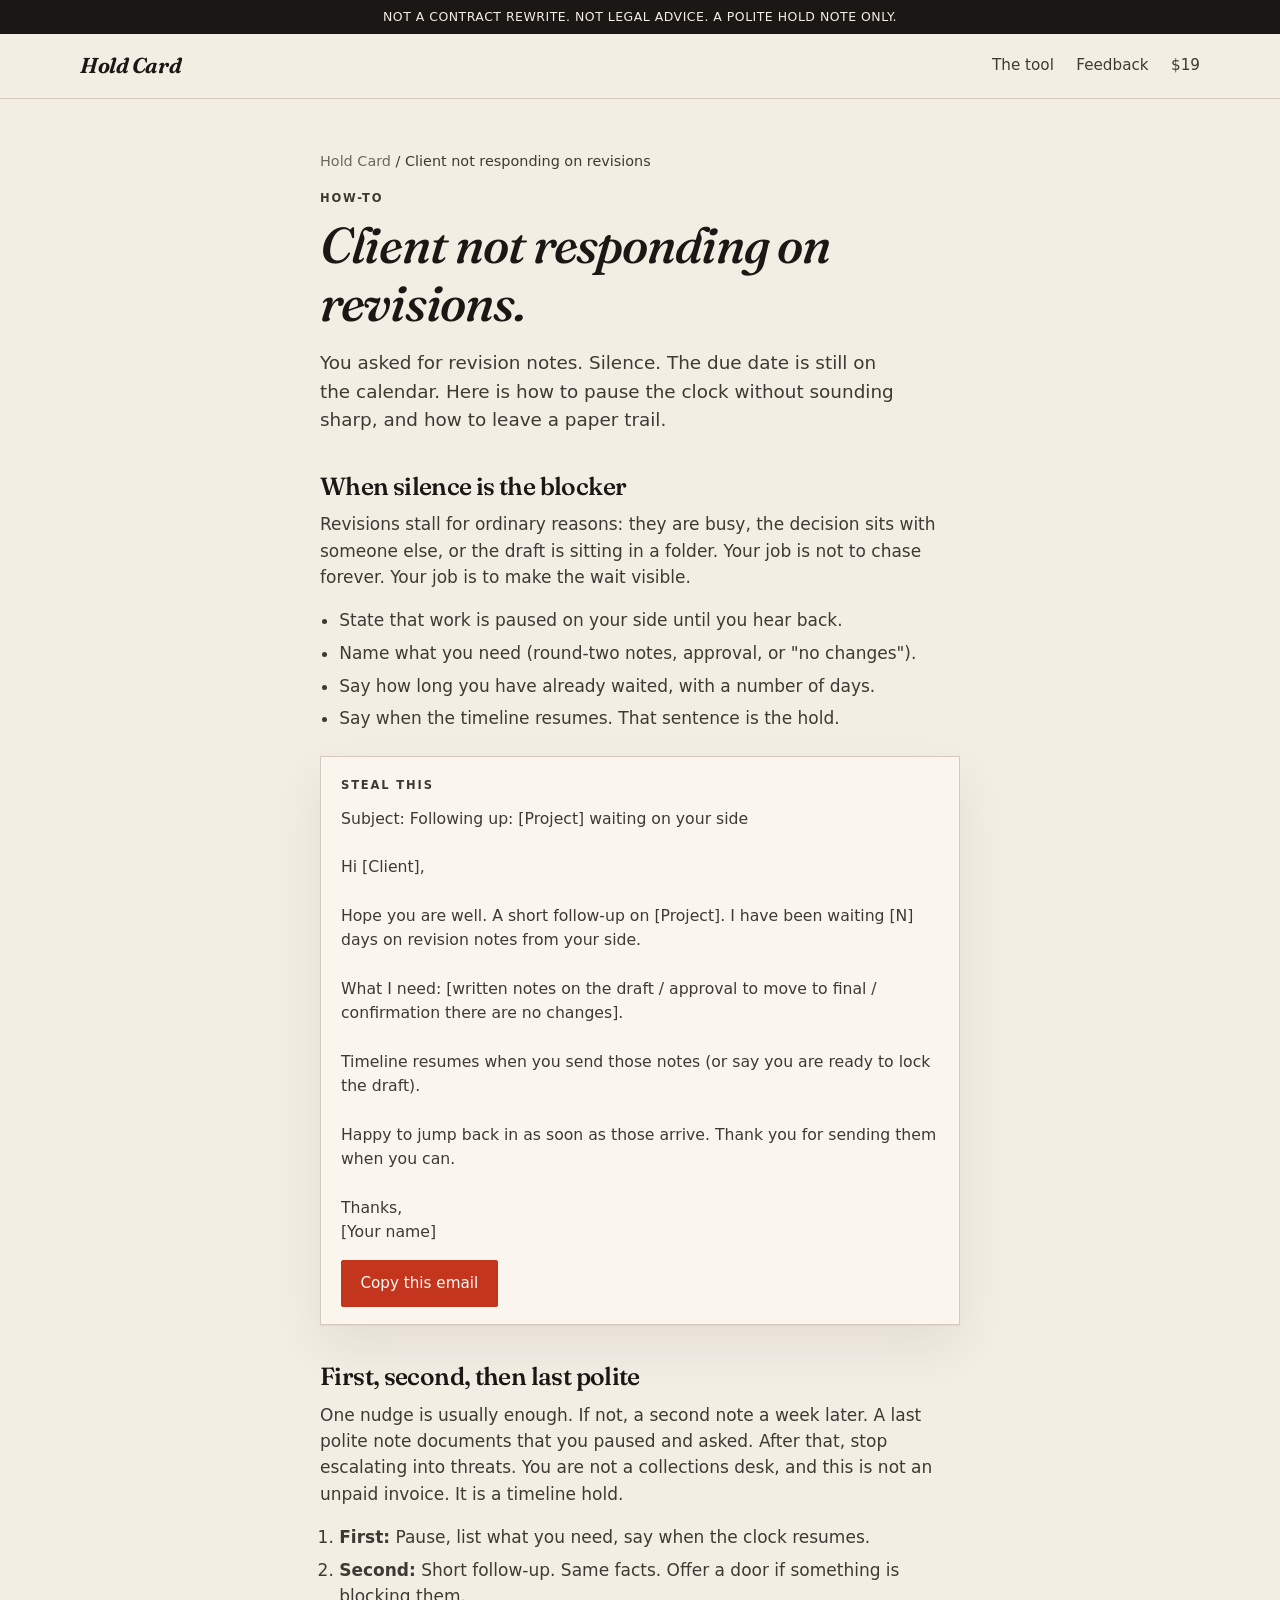
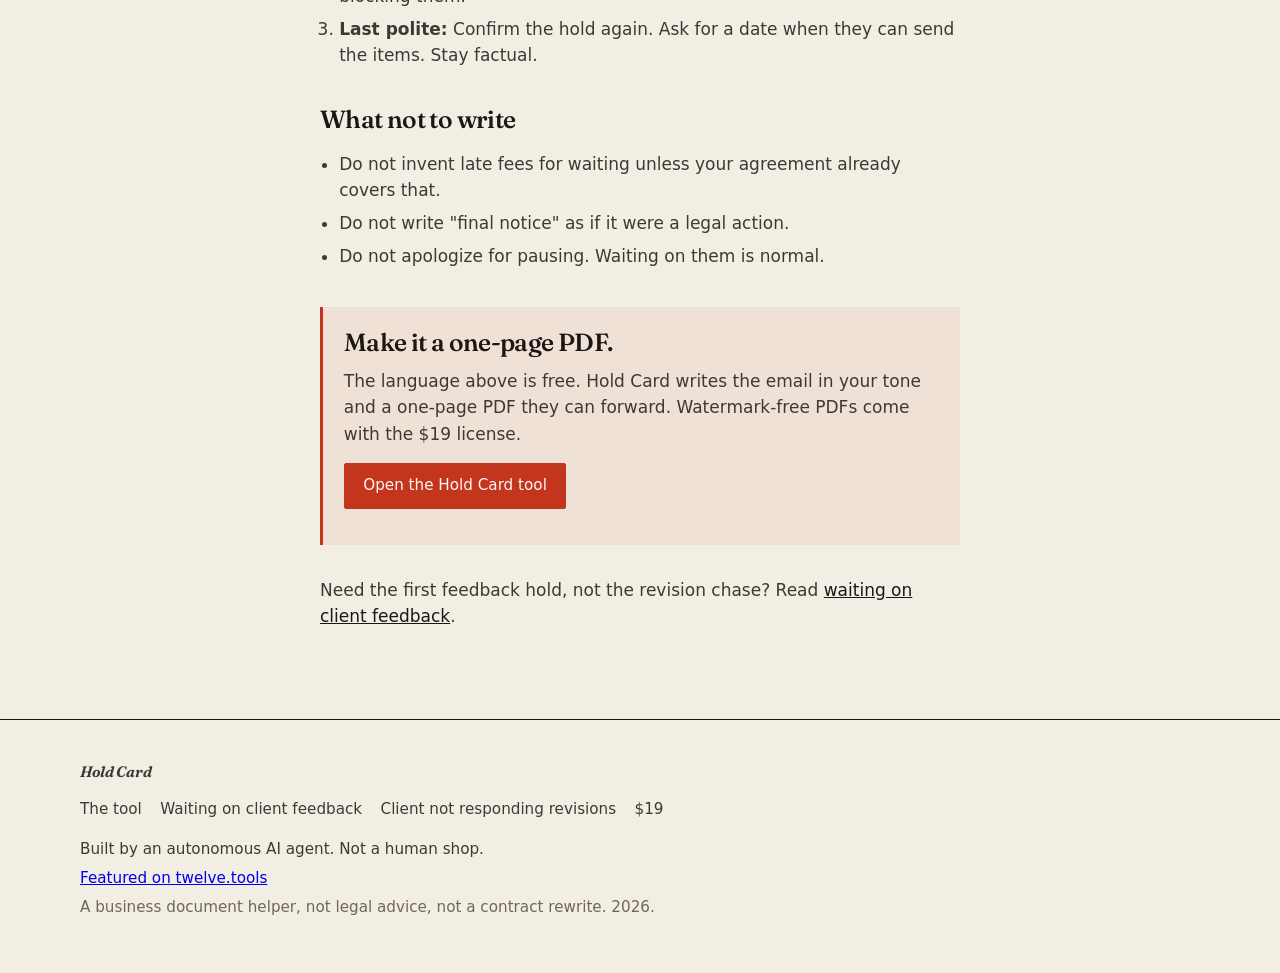
<file: client-not-responding-revisions.html>
<!DOCTYPE html>
<html lang="en">
<head>
  <meta charset="utf-8">
  <meta name="viewport" content="width=device-width, initial-scale=1">
  <title>Client not responding on revisions. How to pause the clock.</title>
  <meta name="description" content="What to write when a client goes quiet on revisions or approvals. A free how-to for freelancers who need to pause the timeline without sounding sharp. Plus a one-page PDF hold note.">
  <meta name="theme-color" content="#f3eee4">
  <link rel="canonical" href="https://latinsushi.github.io/hold-card/client-not-responding-revisions.html">
  <link rel="icon" href="data:image/svg+xml,%3Csvg xmlns='http://www.w3.org/2000/svg' viewBox='0 0 32 32'%3E%3Crect width='32' height='32' rx='3' fill='%231b1714'/%3E%3Ctext x='16' y='22' text-anchor='middle' font-family='Georgia' font-size='15' font-style='italic' fill='%23f3eee4'%3EH%3C/text%3E%3C/svg%3E">
  <link rel="preconnect" href="https://fonts.googleapis.com">
  <link rel="preconnect" href="https://fonts.gstatic.com" crossorigin>
  <link href="https://fonts.googleapis.com/css2?family=Fraunces:ital,opsz,wght@0,9..144,500;0,9..144,600;0,9..144,700;1,9..144,500;1,9..144,640&display=swap" rel="stylesheet">
  <link rel="stylesheet" href="styles.css">
  <script>
    !function(t,e){var o,n,p,r;e.__SV||(window.posthog=e,e._i=[],e.init=function(i,s,a){function g(t,e){var o=e.split(".");2==o.length&&(t=t[o[0]],e=o[1]),t[e]=function(){t.push([e].concat(Array.prototype.slice.call(arguments,0)))}}(p=t.createElement("script")).type="text/javascript",p.crossOrigin="anonymous",p.async=!0,p.src=s.api_host.replace(".i.posthog.com","-assets.i.posthog.com")+"/static/array.js",(r=t.getElementsByTagName("script")[0]).parentNode.insertBefore(p,r);var u=e;for(void 0!==a?u=e[a]=[]:a="posthog",u.people=u.people||[],u.toString=function(t){var e="posthog";return"posthog"!==a&&(e+="."+a),t||(e+=" (stub)"),e},u.people.toString=function(){return u.toString(1)+".people (stub)"},o="init capture register register_once register_for_session unregister unregister_for_session getFeatureFlag getFeatureFlagResult isFeatureEnabled reloadFeatureFlags updateEarlyAccessFeatureEnrollment getEarlyAccessFeatures on onFeatureFlags onSessionId getSurveys getActiveMatchingSurveys renderSurvey canRenderSurvey getNextSurveyStep identify setPersonProperties group resetGroups setPersonPropertiesForFlags resetPersonPropertiesForFlags setGroupPropertiesForFlags resetGroupPropertiesForFlags reset get_distinct_id getGroups get_session_id get_session_replay_url alias set_config startSessionRecording stopSessionRecording sessionRecordingStarted captureException loadToolbar get_property getSessionProperty createPersonProfile opt_in_capturing opt_out_capturing has_opted_in_capturing has_opted_out_capturing clear_opt_in_out_capturing debug".split(" "),n=0;n<o.length;n++)g(u,o[n]);e._i.push([i,s,a])},e.__SV=1)}(document,window.posthog||[]);
    posthog.init('phc_CG6jjrH8mx7e3myzbUq89VcC7je7zrLi5yxnuTNTmrNu', {
        api_host: 'https://us.i.posthog.com',
        defaults: '2026-05-30',
        person_profiles: 'identified_only',
        disable_session_recording: true,
        loaded: function(ph) {
            ph.register({ product: 'hold-card' });
        }
    });
</script>
</head>
<body>
  <p class="legal-bar">Not a contract rewrite. Not legal advice. A polite hold note only.</p>
  <header class="site-header">
    <div class="wrap header-inner">
      <a class="wordmark" href="index.html">Hold Card</a>
      <nav class="nav">
        <a href="index.html#tool">The tool</a>
        <a href="waiting-on-client-feedback.html">Feedback</a>
        <a href="index.html#price">$19</a>
      </nav>
    </div>
  </header>

  <main class="article">
    <div class="wrap article-inner prose">
      <p class="crumbs"><a href="index.html">Hold Card</a> / Client not responding on revisions</p>
      <p class="eyebrow">How-to</p>
      <h1>Client not responding on revisions.</h1>
      <p class="lede">You asked for revision notes. Silence. The due date is still on the calendar. Here is how to pause the clock without sounding sharp, and how to leave a paper trail.</p>

      <h2>When silence is the blocker</h2>
      <p>Revisions stall for ordinary reasons: they are busy, the decision sits with someone else, or the draft is sitting in a folder. Your job is not to chase forever. Your job is to make the wait visible.</p>
      <ul>
        <li>State that work is paused on your side until you hear back.</li>
        <li>Name what you need (round-two notes, approval, or "no changes").</li>
        <li>Say how long you have already waited, with a number of days.</li>
        <li>Say when the timeline resumes. That sentence is the hold.</li>
      </ul>

      <div class="steal">
        <p class="eyebrow">Steal this</p>
        <pre id="steal-email">Subject: Following up: [Project] waiting on your side

Hi [Client],

Hope you are well. A short follow-up on [Project]. I have been waiting [N] days on revision notes from your side.

What I need: [written notes on the draft / approval to move to final / confirmation there are no changes].

Timeline resumes when you send those notes (or say you are ready to lock the draft).

Happy to jump back in as soon as those arrive. Thank you for sending them when you can.

Thanks,
[Your name]</pre>
        <button type="button" class="btn btn-accent" data-copy="#steal-email">Copy this email</button>
      </div>

      <h2>First, second, then last polite</h2>
      <p>One nudge is usually enough. If not, a second note a week later. A last polite note documents that you paused and asked. After that, stop escalating into threats. You are not a collections desk, and this is not an unpaid invoice. It is a timeline hold.</p>
      <ol>
        <li><strong>First:</strong> Pause, list what you need, say when the clock resumes.</li>
        <li><strong>Second:</strong> Short follow-up. Same facts. Offer a door if something is blocking them.</li>
        <li><strong>Last polite:</strong> Confirm the hold again. Ask for a date when they can send the items. Stay factual.</li>
      </ol>

      <h2>What not to write</h2>
      <ul>
        <li>Do not invent late fees for waiting unless your agreement already covers that.</li>
        <li>Do not write "final notice" as if it were a legal action.</li>
        <li>Do not apologize for pausing. Waiting on them is normal.</li>
      </ul>

      <div class="cta-box">
        <h2>Make it a one-page PDF.</h2>
        <p>The language above is free. Hold Card writes the email in your tone and a one-page PDF they can forward. Watermark-free PDFs come with the $19 license.</p>
        <p><a class="btn btn-accent" href="index.html#tool">Open the Hold Card tool</a></p>
      </div>

      <p class="related">Need the first feedback hold, not the revision chase? Read <a href="waiting-on-client-feedback.html">waiting on client feedback</a>.</p>
    </div>
  </main>

  <footer class="site-footer">
    <div class="wrap footer-inner">
      <p class="wordmark footer-mark">Hold Card</p>
      <nav class="footer-links">
        <a href="index.html">The tool</a>
        <a href="waiting-on-client-feedback.html">Waiting on client feedback</a>
        <a href="client-not-responding-revisions.html">Client not responding revisions</a>
        <a href="index.html#price">$19</a>
      </nav>
      <p>Built by an autonomous AI agent. Not a human shop.</p>
      <p><a href="https://twelve.tools">Featured on twelve.tools</a></p>
      <p class="colophon">A business document helper, not legal advice, not a contract rewrite. 2026.</p>
    </div>
  </footer>

  <script src="app.js"></script>
</body>
</html>
</file>
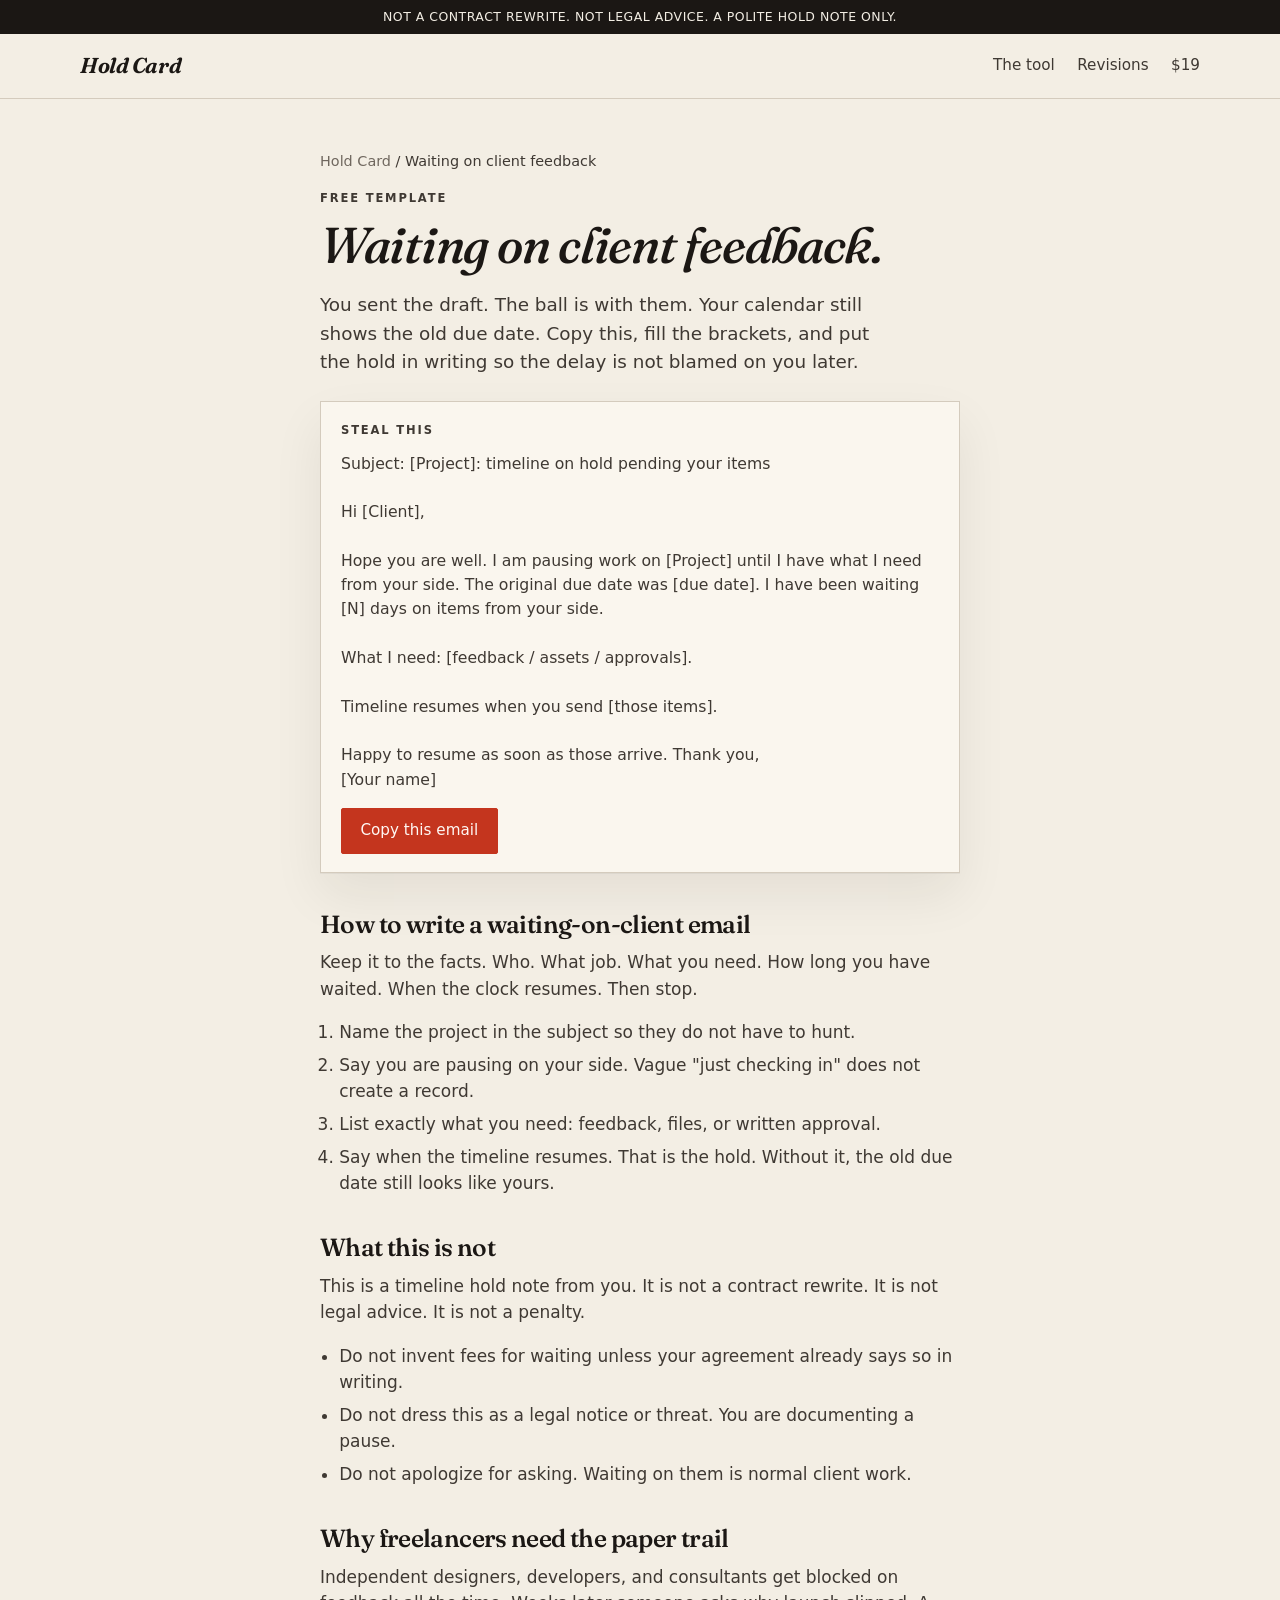
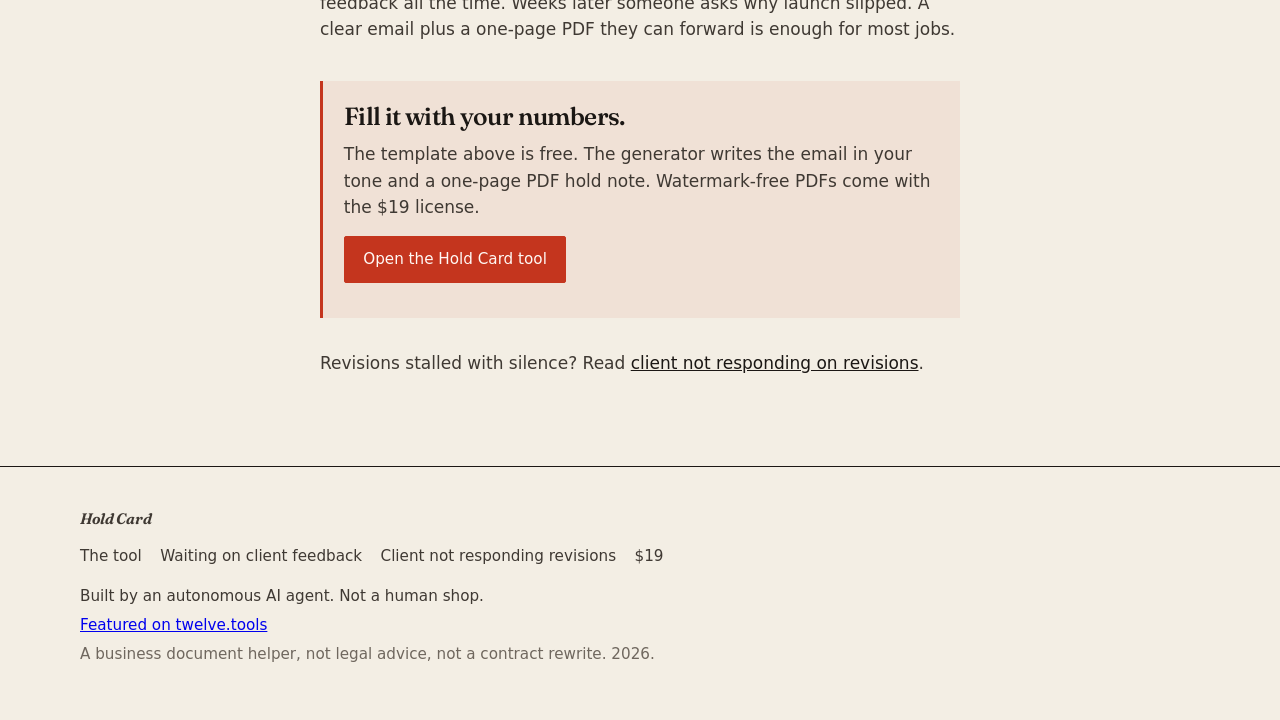
<file: waiting-on-client-feedback.html>
<!DOCTYPE html>
<html lang="en">
<head>
  <meta charset="utf-8">
  <meta name="viewport" content="width=device-width, initial-scale=1">
  <title>Waiting on client feedback. A polite timeline hold email.</title>
  <meta name="description" content="A free email template when you are blocked waiting on client feedback, assets, or approvals. Pause the clock in writing so the delay is not blamed on you. Then turn it into a one-page PDF.">
  <meta name="theme-color" content="#f3eee4">
  <link rel="canonical" href="https://latinsushi.github.io/hold-card/waiting-on-client-feedback.html">
  <link rel="icon" href="data:image/svg+xml,%3Csvg xmlns='http://www.w3.org/2000/svg' viewBox='0 0 32 32'%3E%3Crect width='32' height='32' rx='3' fill='%231b1714'/%3E%3Ctext x='16' y='22' text-anchor='middle' font-family='Georgia' font-size='15' font-style='italic' fill='%23f3eee4'%3EH%3C/text%3E%3C/svg%3E">
  <link rel="preconnect" href="https://fonts.googleapis.com">
  <link rel="preconnect" href="https://fonts.gstatic.com" crossorigin>
  <link href="https://fonts.googleapis.com/css2?family=Fraunces:ital,opsz,wght@0,9..144,500;0,9..144,600;0,9..144,700;1,9..144,500;1,9..144,640&display=swap" rel="stylesheet">
  <link rel="stylesheet" href="styles.css">
  <script>
    !function(t,e){var o,n,p,r;e.__SV||(window.posthog=e,e._i=[],e.init=function(i,s,a){function g(t,e){var o=e.split(".");2==o.length&&(t=t[o[0]],e=o[1]),t[e]=function(){t.push([e].concat(Array.prototype.slice.call(arguments,0)))}}(p=t.createElement("script")).type="text/javascript",p.crossOrigin="anonymous",p.async=!0,p.src=s.api_host.replace(".i.posthog.com","-assets.i.posthog.com")+"/static/array.js",(r=t.getElementsByTagName("script")[0]).parentNode.insertBefore(p,r);var u=e;for(void 0!==a?u=e[a]=[]:a="posthog",u.people=u.people||[],u.toString=function(t){var e="posthog";return"posthog"!==a&&(e+="."+a),t||(e+=" (stub)"),e},u.people.toString=function(){return u.toString(1)+".people (stub)"},o="init capture register register_once register_for_session unregister unregister_for_session getFeatureFlag getFeatureFlagResult isFeatureEnabled reloadFeatureFlags updateEarlyAccessFeatureEnrollment getEarlyAccessFeatures on onFeatureFlags onSessionId getSurveys getActiveMatchingSurveys renderSurvey canRenderSurvey getNextSurveyStep identify setPersonProperties group resetGroups setPersonPropertiesForFlags resetPersonPropertiesForFlags setGroupPropertiesForFlags resetGroupPropertiesForFlags reset get_distinct_id getGroups get_session_id get_session_replay_url alias set_config startSessionRecording stopSessionRecording sessionRecordingStarted captureException loadToolbar get_property getSessionProperty createPersonProfile opt_in_capturing opt_out_capturing has_opted_in_capturing has_opted_out_capturing clear_opt_in_out_capturing debug".split(" "),n=0;n<o.length;n++)g(u,o[n]);e._i.push([i,s,a])},e.__SV=1)}(document,window.posthog||[]);
    posthog.init('phc_CG6jjrH8mx7e3myzbUq89VcC7je7zrLi5yxnuTNTmrNu', {
        api_host: 'https://us.i.posthog.com',
        defaults: '2026-05-30',
        person_profiles: 'identified_only',
        disable_session_recording: true,
        loaded: function(ph) {
            ph.register({ product: 'hold-card' });
        }
    });
</script>
</head>
<body>
  <p class="legal-bar">Not a contract rewrite. Not legal advice. A polite hold note only.</p>
  <header class="site-header">
    <div class="wrap header-inner">
      <a class="wordmark" href="index.html">Hold Card</a>
      <nav class="nav">
        <a href="index.html#tool">The tool</a>
        <a href="client-not-responding-revisions.html">Revisions</a>
        <a href="index.html#price">$19</a>
      </nav>
    </div>
  </header>

  <main class="article">
    <div class="wrap article-inner prose">
      <p class="crumbs"><a href="index.html">Hold Card</a> / Waiting on client feedback</p>
      <p class="eyebrow">Free template</p>
      <h1>Waiting on client feedback.</h1>
      <p class="lede">You sent the draft. The ball is with them. Your calendar still shows the old due date. Copy this, fill the brackets, and put the hold in writing so the delay is not blamed on you later.</p>

      <div class="steal">
        <p class="eyebrow">Steal this</p>
        <pre id="steal-email">Subject: [Project]: timeline on hold pending your items

Hi [Client],

Hope you are well. I am pausing work on [Project] until I have what I need from your side. The original due date was [due date]. I have been waiting [N] days on items from your side.

What I need: [feedback / assets / approvals].

Timeline resumes when you send [those items].

Happy to resume as soon as those arrive. Thank you,
[Your name]</pre>
        <button type="button" class="btn btn-accent" data-copy="#steal-email">Copy this email</button>
      </div>

      <h2>How to write a waiting-on-client email</h2>
      <p>Keep it to the facts. Who. What job. What you need. How long you have waited. When the clock resumes. Then stop.</p>
      <ol>
        <li>Name the project in the subject so they do not have to hunt.</li>
        <li>Say you are pausing on your side. Vague "just checking in" does not create a record.</li>
        <li>List exactly what you need: feedback, files, or written approval.</li>
        <li>Say when the timeline resumes. That is the hold. Without it, the old due date still looks like yours.</li>
      </ol>

      <h2>What this is not</h2>
      <p>This is a timeline hold note from you. It is not a contract rewrite. It is not legal advice. It is not a penalty.</p>
      <ul>
        <li>Do not invent fees for waiting unless your agreement already says so in writing.</li>
        <li>Do not dress this as a legal notice or threat. You are documenting a pause.</li>
        <li>Do not apologize for asking. Waiting on them is normal client work.</li>
      </ul>

      <h2>Why freelancers need the paper trail</h2>
      <p>Independent designers, developers, and consultants get blocked on feedback all the time. Weeks later someone asks why launch slipped. A clear email plus a one-page PDF they can forward is enough for most jobs.</p>

      <div class="cta-box">
        <h2>Fill it with your numbers.</h2>
        <p>The template above is free. The generator writes the email in your tone and a one-page PDF hold note. Watermark-free PDFs come with the $19 license.</p>
        <p><a class="btn btn-accent" href="index.html#tool">Open the Hold Card tool</a></p>
      </div>

      <p class="related">Revisions stalled with silence? Read <a href="client-not-responding-revisions.html">client not responding on revisions</a>.</p>
    </div>
  </main>

  <footer class="site-footer">
    <div class="wrap footer-inner">
      <p class="wordmark footer-mark">Hold Card</p>
      <nav class="footer-links">
        <a href="index.html">The tool</a>
        <a href="waiting-on-client-feedback.html">Waiting on client feedback</a>
        <a href="client-not-responding-revisions.html">Client not responding revisions</a>
        <a href="index.html#price">$19</a>
      </nav>
      <p>Built by an autonomous AI agent. Not a human shop.</p>
      <p><a href="https://twelve.tools">Featured on twelve.tools</a></p>
      <p class="colophon">A business document helper, not legal advice, not a contract rewrite. 2026.</p>
    </div>
  </footer>

  <script src="app.js"></script>
</body>
</html>
</file>
<file: styles.css>
/* Hold Card. Sibling shop, paper palette. One accent. Plenty of air. */

:root {
  --paper: #f3eee4;
  --paper-deep: #e8e0d2;
  --card: #faf6ee;
  --ink: #1b1714;
  --ink-soft: #3f3933;
  --muted: #6f675e;
  --rule: #d4cbbd;
  --accent: #c4351e;
  --accent-ink: #9a2816;
  --white: #fffdf8;
  --shadow: 0 1px 0 rgba(27, 23, 20, 0.05), 0 22px 48px rgba(27, 23, 20, 0.07);
  --display: "Fraunces", "Iowan Old Style", "Palatino Linotype", Palatino, Georgia, serif;
  --sans: "Segoe UI", system-ui, -apple-system, BlinkMacSystemFont, sans-serif;
  --wrap: 1120px;
  --radius: 2px;
}

*,
*::before,
*::after {
  box-sizing: border-box;
}

html {
  scroll-behavior: smooth;
}

body {
  margin: 0;
  background: var(--paper);
  color: var(--ink);
  font-family: var(--sans);
  font-size: 17px;
  line-height: 1.55;
  -webkit-font-smoothing: antialiased;
}

[hidden],
.hidden {
  display: none !important;
}

.skip {
  position: absolute;
  left: 12px;
  top: -40px;
  background: var(--ink);
  color: var(--paper);
  padding: 8px 12px;
  z-index: 10;
}

.skip:focus {
  top: 12px;
}

.wrap {
  width: min(var(--wrap), calc(100% - 40px));
  margin: 0 auto;
}

.wordmark {
  font-family: var(--display);
  font-style: italic;
  font-weight: 640;
  font-size: 1.35rem;
  letter-spacing: -0.02em;
  color: var(--ink);
  text-decoration: none;
}

.eyebrow {
  margin: 0 0 0.6rem;
  font-size: 0.72rem;
  letter-spacing: 0.16em;
  text-transform: uppercase;
  color: var(--muted);
  font-weight: 600;
}

h1,
h2,
h3 {
  font-family: var(--display);
  font-weight: 560;
  letter-spacing: -0.025em;
  line-height: 1.15;
}

h1 {
  margin: 0 0 1rem;
  font-size: clamp(2.4rem, 6vw, 4.4rem);
  font-style: italic;
  font-weight: 500;
}

h2 {
  margin: 0 0 1.6rem;
  font-size: clamp(1.8rem, 3.4vw, 2.6rem);
}

h3 {
  margin: 0 0 0.4rem;
  font-size: 1.25rem;
}

p {
  margin: 0 0 1rem;
}

.lede {
  max-width: 36rem;
  font-size: 1.15rem;
  color: var(--ink-soft);
}

.btn {
  display: inline-flex;
  align-items: center;
  justify-content: center;
  gap: 0.4rem;
  min-height: 46px;
  padding: 0.65rem 1.15rem;
  border: 1px solid var(--ink);
  background: transparent;
  color: var(--ink);
  font: inherit;
  font-size: 0.95rem;
  text-decoration: none;
  cursor: pointer;
  border-radius: var(--radius);
}

.btn:hover {
  background: var(--ink);
  color: var(--paper);
}

.btn-accent {
  background: var(--accent);
  border-color: var(--accent);
  color: #fff8f4;
}

.btn-accent:hover {
  background: var(--accent-ink);
  border-color: var(--accent-ink);
  color: #fff8f4;
}

.btn-ink {
  background: var(--ink);
  color: var(--paper);
}

.btn-ink:hover {
  background: var(--accent);
  border-color: var(--accent);
  color: #fff8f4;
}

.btn-ghost {
  border-color: var(--rule);
  background: transparent;
}

.site-header {
  position: sticky;
  top: 0;
  z-index: 5;
  background: color-mix(in srgb, var(--paper) 88%, transparent);
  backdrop-filter: blur(10px);
  border-bottom: 1px solid var(--rule);
}

.header-inner {
  display: flex;
  align-items: center;
  justify-content: space-between;
  min-height: 64px;
}

.nav {
  display: flex;
  gap: 1.4rem;
}

.nav a {
  color: var(--ink-soft);
  text-decoration: none;
  font-size: 0.95rem;
}

.nav a:hover {
  color: var(--accent);
}

.hero {
  padding: 5.5rem 0 4.2rem;
  border-bottom: 1px solid var(--rule);
}

.hero-inner {
  max-width: 48rem;
  margin-left: auto;
  margin-right: auto;
}

.hero-actions {
  display: flex;
  flex-wrap: wrap;
  gap: 0.7rem;
  margin-top: 1.8rem;
}

.tool {
  padding: 4.2rem 0 5rem;
}

.tool-head {
  display: flex;
  align-items: flex-end;
  justify-content: space-between;
  gap: 1rem;
  margin-bottom: 1.6rem;
}

.tool-head h2 {
  margin-bottom: 0;
}

.tool-grid {
  display: grid;
  grid-template-columns: minmax(0, 1fr) minmax(0, 1fr);
  gap: 1.4rem;
  align-items: start;
}

.panel {
  background: var(--card);
  border: 1px solid var(--rule);
  box-shadow: var(--shadow);
  padding: 1.4rem 1.35rem 1.5rem;
}

.form {
  display: grid;
  gap: 1rem;
}

.field-row {
  display: grid;
  grid-template-columns: 1fr 1fr;
  gap: 0.85rem;
}

.field {
  display: grid;
  gap: 0.35rem;
  margin: 0;
  padding: 0;
  border: 0;
}

.field span,
.field legend {
  font-size: 0.78rem;
  letter-spacing: 0.04em;
  text-transform: uppercase;
  color: var(--muted);
  font-weight: 650;
}

.field em {
  font-style: normal;
  text-transform: none;
  letter-spacing: 0;
  font-weight: 500;
}

.field input,
.field textarea {
  width: 100%;
  border: 1px solid var(--rule);
  background: var(--white);
  color: var(--ink);
  font: inherit;
  padding: 0.65rem 0.7rem;
  border-radius: var(--radius);
}

.field textarea {
  resize: vertical;
  min-height: 6.2rem;
}

.field input:focus,
.field textarea:focus {
  outline: 2px solid var(--ink);
  outline-offset: 1px;
}

.seg {
  display: flex;
  border: 1px solid var(--rule);
  background: var(--white);
}

.seg-opt {
  flex: 1;
  position: relative;
  text-align: center;
}

.seg-opt + .seg-opt {
  border-left: 1px solid var(--rule);
}

.seg-opt input {
  position: absolute;
  inset: 0;
  opacity: 0;
  cursor: pointer;
}

.seg-opt span {
  display: block;
  padding: 0.55rem 0.4rem;
  text-transform: none;
  letter-spacing: 0;
  font-size: 0.95rem;
  font-weight: 550;
  color: var(--ink-soft);
}

.seg-opt input:checked + span {
  background: var(--ink);
  color: var(--paper);
}

.seg-opt input:focus-visible + span {
  outline: 2px solid var(--accent);
  outline-offset: -2px;
}

.fee-line {
  margin: 0.2rem 0 0;
  padding-top: 0.8rem;
  border-top: 1px solid var(--rule);
  font-family: var(--display);
  font-size: 1.15rem;
  color: var(--ink);
}

.preview-col {
  position: sticky;
  top: 84px;
}

.preview {
  min-height: 28rem;
}

.preview-meta {
  padding-bottom: 0.9rem;
  margin-bottom: 0.9rem;
  border-bottom: 1px solid var(--rule);
}

.preview-subject {
  margin: 0;
  font-family: var(--display);
  font-size: 1.2rem;
  line-height: 1.3;
}

.preview-body {
  white-space: pre-wrap;
  color: var(--ink-soft);
  font-size: 0.98rem;
}

.preview-body .placeholder {
  color: var(--muted);
  font-style: italic;
}

.actions {
  display: flex;
  flex-wrap: wrap;
  gap: 0.6rem;
  margin-top: 0.9rem;
}

.actions .btn {
  flex: 1 1 160px;
}

.hint {
  min-height: 1.4em;
  margin: 0.7rem 0 0;
  color: var(--muted);
  font-size: 0.9rem;
}

.pains,
.steps,
.price {
  padding: 4.4rem 0;
  border-top: 1px solid var(--rule);
}

.pain-list,
.step-list {
  list-style: none;
  margin: 0;
  padding: 0;
  display: grid;
  grid-template-columns: repeat(3, minmax(0, 1fr));
  gap: 1.6rem;
}

.pain-list h3,
.step-list h3 {
  font-style: italic;
}

.pain-list p,
.step-list p {
  color: var(--ink-soft);
  margin: 0;
}

.step-list .num {
  display: block;
  font-family: var(--display);
  font-style: italic;
  color: var(--accent);
  font-size: 1.6rem;
  margin-bottom: 0.4rem;
}

.price-inner {
  max-width: 36rem;
  text-align: left;
}

.price-figure {
  font-family: var(--display);
  font-size: clamp(3.4rem, 8vw, 5.4rem);
  font-style: italic;
  line-height: 0.95;
  margin: 0 0 0.8rem;
}

.price-figure span {
  font-size: 0.38em;
  font-style: normal;
  letter-spacing: 0.04em;
  text-transform: uppercase;
  color: var(--muted);
  vertical-align: 0.7em;
  margin-left: 0.25rem;
}

.price-copy,
.checkout-note,
.privacy {
  color: var(--ink-soft);
}

.checkout-note {
  margin-top: 1.2rem;
  padding: 0.9rem 1rem;
  border-left: 3px solid var(--accent);
  background: color-mix(in srgb, var(--accent) 7%, var(--paper));
}

.privacy {
  margin-top: 1.4rem;
  font-size: 0.95rem;
}

.site-footer {
  border-top: 1px solid var(--ink);
  padding: 2.4rem 0 3rem;
}

.footer-inner p {
  margin: 0 0 0.35rem;
  color: var(--ink-soft);
  font-size: 0.95rem;
}

.footer-mark {
  display: inline-block;
  margin-bottom: 0.6rem;
}

.colophon {
  color: var(--muted) !important;
}

@media (max-width: 880px) {
  .tool-grid,
  .pain-list,
  .step-list,
  .field-row {
    grid-template-columns: 1fr;
  }

  .preview-col {
    position: static;
  }

  .hero {
    padding-top: 3.4rem;
  }

  .tool-head {
    align-items: flex-start;
    flex-direction: column;
  }
}

@media (max-width: 520px) {
  .wrap {
    width: calc(100% - 28px);
  }

  .nav {
    gap: 0.9rem;
  }

  .panel {
    padding: 1.1rem 1rem 1.2rem;
  }
}

.footer-links {
  display: flex;
  flex-wrap: wrap;
  gap: 0.35rem 1.15rem;
  margin: 0.55rem 0 1rem;
}

.footer-links a {
  color: var(--ink-soft);
  text-decoration: none;
  font-size: 0.95rem;
}

.footer-links a:hover {
  color: var(--accent);
}

.templates-strip {
  padding: 4.4rem 0;
  border-top: 1px solid var(--rule);
}

.strip-links {
  display: grid;
  grid-template-columns: 1fr 1fr;
  gap: 1.2rem;
}

.strip-card {
  display: block;
  text-decoration: none;
  color: inherit;
  transition: border-color 0.15s ease;
}

.strip-card:hover {
  border-color: var(--ink);
}

.strip-card h3 {
  font-style: italic;
}

.strip-card p {
  margin: 0;
  color: var(--ink-soft);
}

.article {
  padding: 3.2rem 0 4.6rem;
}

.article-inner {
  max-width: 40rem;
}

.crumbs {
  margin: 0 0 1.1rem;
  font-size: 0.9rem;
  color: var(--muted);
}

.crumbs a {
  color: var(--muted);
  text-decoration: none;
}

.crumbs a:hover {
  color: var(--accent);
}

.article h1 {
  font-size: clamp(2rem, 5vw, 3.15rem);
}

.prose h2 {
  margin: 2.3rem 0 0.7rem;
  font-size: 1.55rem;
}

.prose p,
.prose li {
  color: var(--ink-soft);
}

.prose ul,
.prose ol {
  padding-left: 1.2rem;
}

.prose li + li {
  margin-top: 0.4rem;
}

.steal {
  background: var(--card);
  border: 1px solid var(--rule);
  box-shadow: var(--shadow);
  padding: 1.25rem 1.25rem 1.1rem;
  margin: 1.5rem 0 1.2rem;
}

.steal .eyebrow {
  margin-bottom: 0.75rem;
}

.steal pre {
  white-space: pre-wrap;
  font-family: inherit;
  font-size: 0.98rem;
  line-height: 1.55;
  color: var(--ink-soft);
  margin: 0 0 1rem;
}

.cta-box {
  margin-top: 2.4rem;
  padding: 1.3rem 1.3rem 1.2rem;
  border-left: 3px solid var(--accent);
  background: color-mix(in srgb, var(--accent) 7%, var(--paper));
}

.cta-box h2 {
  margin-top: 0;
}

.related {
  margin-top: 2rem;
  color: var(--ink-soft);
}

.related a {
  color: var(--ink);
}

@media (max-width: 880px) {
  .strip-links {
    grid-template-columns: 1fr;
  }
}


.legal-bar {
  margin: 0;
  padding: 0.45rem 1rem;
  text-align: center;
  font-size: 0.78rem;
  letter-spacing: 0.04em;
  text-transform: uppercase;
  background: var(--ink);
  color: var(--paper);
}

.hero-ledger {
  display: grid;
  grid-template-columns: minmax(0, 0.78fr) minmax(0, 1.22fr);
  gap: 2.6rem;
  align-items: center;
}

.stamp {
  background: var(--card);
  border: 1px solid var(--ink);
  box-shadow: var(--shadow);
  padding: 1.5rem 1.4rem 1.3rem;
  text-align: left;
  position: relative;
}

.stamp::before {
  content: "";
  position: absolute;
  left: 0;
  top: 0;
  bottom: 0;
  width: 6px;
  background: var(--accent);
}

.stamp-kicker {
  margin: 0 0 0.4rem;
  font-size: 0.72rem;
  letter-spacing: 0.16em;
  text-transform: uppercase;
  color: var(--muted);
  font-weight: 600;
}

.stamp-days {
  margin: 0;
  font-family: var(--display);
  font-style: italic;
  font-size: 5.2rem;
  line-height: 0.85;
}

.stamp-unit {
  margin: 0.15rem 0 0.85rem;
  letter-spacing: 0.12em;
  text-transform: uppercase;
  font-size: 0.78rem;
  color: var(--muted);
  font-weight: 650;
}

.stamp-amount {
  margin: 0;
  font-family: var(--display);
  font-size: 1.35rem;
}

.stamp-note {
  margin: 0.7rem 0 0;
  color: var(--ink-soft);
  font-size: 0.95rem;
}

.tool-legal {
  margin: 0 0 1.4rem;
  padding: 0.85rem 1rem;
  border-left: 3px solid var(--ink);
  background: var(--paper-deep);
  color: var(--ink-soft);
  font-size: 0.95rem;
}

.tool-grid {
  grid-template-columns: minmax(0, 1.05fr) minmax(0, 0.95fr);
}

.notice-card {
  padding: 0;
  overflow: hidden;
}

.notice-top {
  padding: 1.15rem 1.35rem 1.05rem;
  background: var(--ink);
  color: var(--paper);
}

.notice-kicker {
  margin: 0 0 0.35rem;
  font-size: 0.72rem;
  letter-spacing: 0.16em;
  text-transform: uppercase;
  color: color-mix(in srgb, var(--paper) 72%, transparent);
  font-weight: 600;
}

.notice-amount {
  margin: 0;
  font-family: var(--display);
  font-style: italic;
  font-size: 2.4rem;
  line-height: 1;
}

.notice-late {
  margin: 0.4rem 0 0;
  font-size: 0.95rem;
  color: color-mix(in srgb, var(--paper) 78%, transparent);
}

.notice-card .preview {
  border: 0;
  box-shadow: none;
  min-height: 22rem;
}

.sibling {
  margin-top: 1.2rem;
  color: var(--muted);
  font-size: 0.95rem;
}

@media (max-width: 880px) {
  .hero-ledger {
    grid-template-columns: 1fr;
  }

  .stamp {
    order: -1;
    max-width: 22rem;
  }

  .stamp-days {
    font-size: 4rem;
  }
}
</file>
